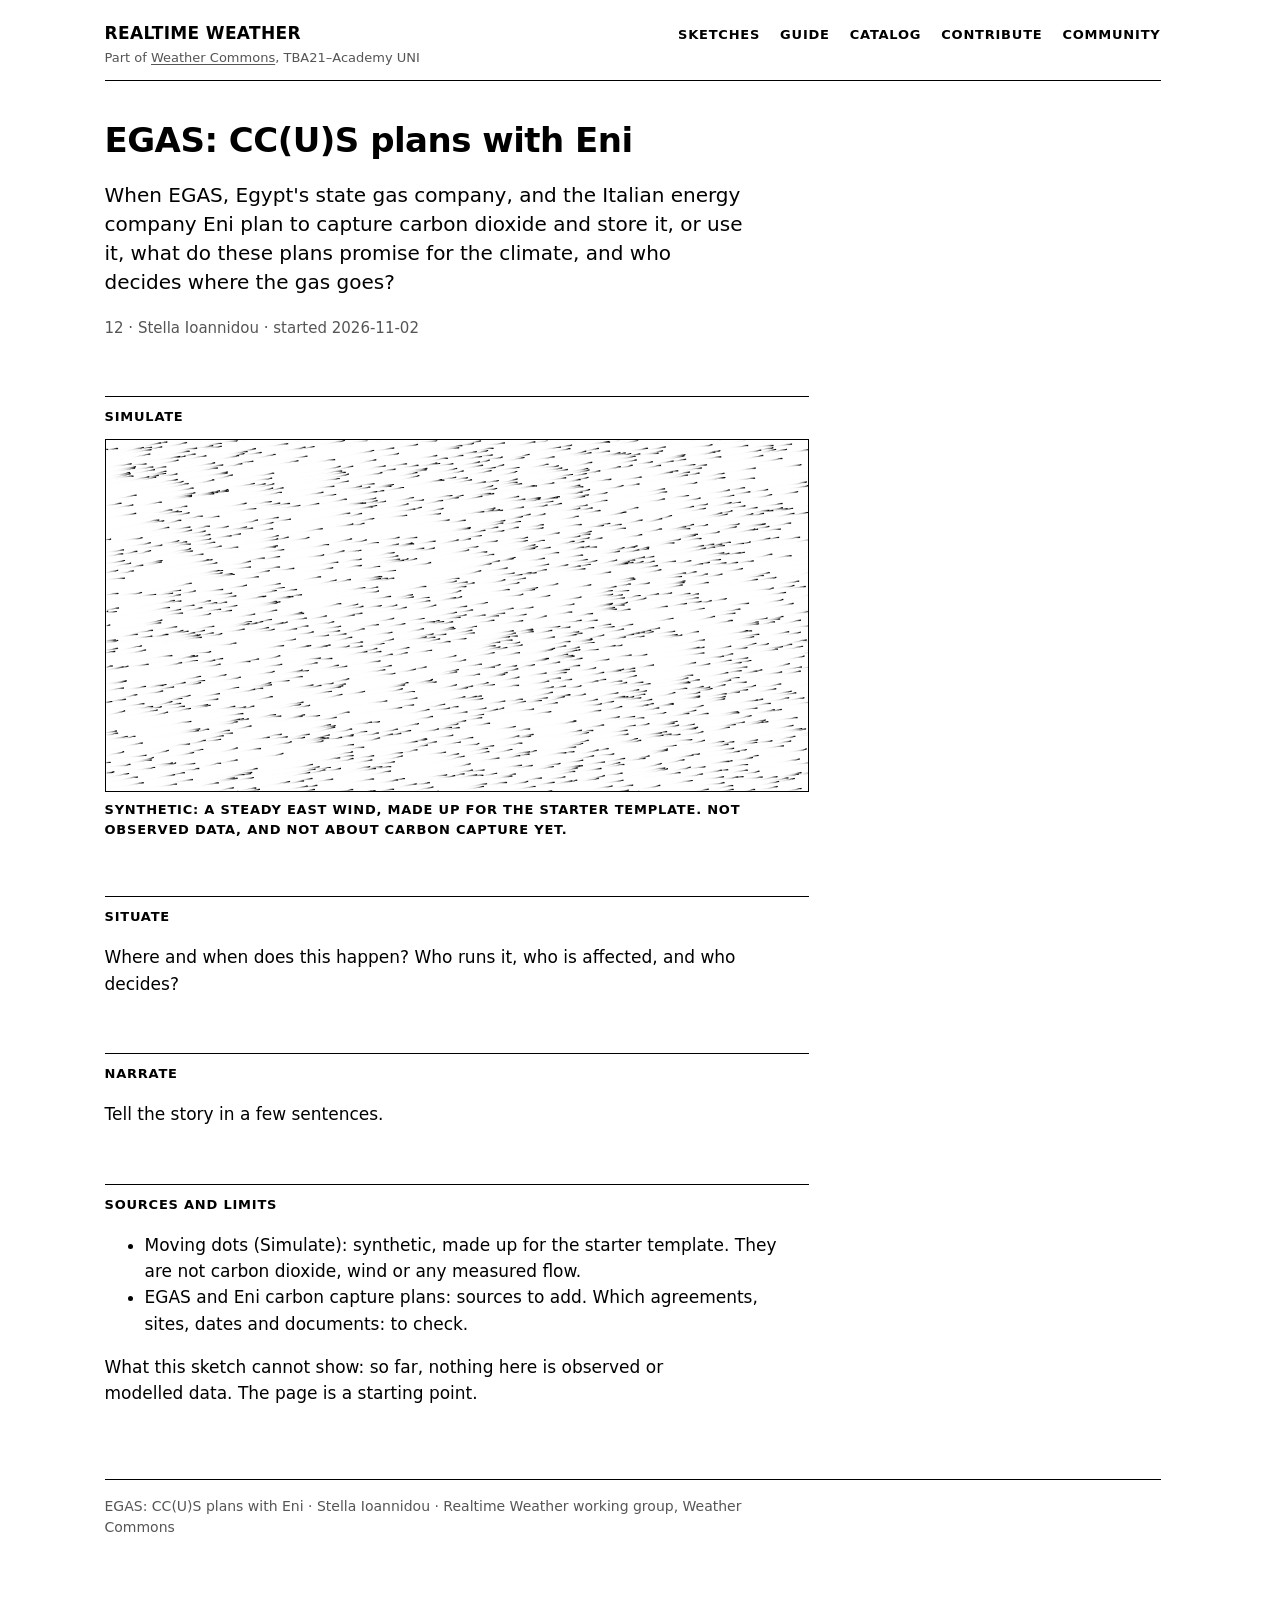
<file: sketches/12-egas-cc-u-s-plans-with-eni/index.html>
<!doctype html>
<html lang="en">
<head>
<meta charset="utf-8">
<meta name="viewport" content="width=device-width, initial-scale=1">
<title>12 · EGAS: CC(U)S plans with Eni · Realtime Weather</title>
<!-- style.css is the shared Realtime Weather look, copied into this folder. Add your own styles below it. -->
<link rel="stylesheet" href="style.css">
</head>
<body>
<main>
<header class="site-header">
  <div class="brand"><a class="wordmark" href="../">Realtime Weather</a><span class="tagline">Part of <a href="https://tba21.org/uni_weathercommons">Weather Commons</a>, TBA21–Academy UNI</span></div>
  <nav aria-label="Site">
    <a href="../">Sketches</a>
    <a href="../guide/">Guide</a>
    <a href="../catalog/">Catalog</a>
    <a href="https://github.com/RealtimeUrbanismLab/weather-commons/blob/main/CONTRIBUTING.md">Contribute</a>
    <a href="https://community.ocean-archive.org/spaces/25478985">Community</a>
  </nav>
</header>

<h1>EGAS: CC(U)S plans with Eni</h1>

<!-- 1. Event: what are you looking at, and what do you want to find out? -->
<p class="lede">When EGAS, Egypt's state gas company, and the Italian energy company Eni plan to capture carbon dioxide and store it, or use it, what do these plans promise for the climate, and who decides where the gas goes?</p>
<p class="muted small">12 · Stella Ioannidou · started 2026-11-02</p>

<!-- 2. Simulate: a first model. This placeholder shows dots drifting in one steady wind. -->
<h2>Simulate</h2>
<canvas id="view" width="1200" height="600"></canvas>
<p class="label">Synthetic: a steady east wind, made up for the starter template. Not observed data, and not about carbon capture yet.</p>

<!-- 3. Situate: where, when, who. Add a map, places, institutions, dates. -->
<h2>Situate</h2>
<p>Where and when does this happen? Who runs it, who is affected, and who decides?</p>

<!-- 4. Narrate: the story in a few sentences, and what the model cannot show. -->
<h2>Narrate</h2>
<p>Tell the story in a few sentences.</p>

<h2>Sources and limits</h2>
<ul>
  <li>Moving dots (Simulate): synthetic, made up for the starter template. They are not carbon dioxide, wind or any measured flow.</li>
  <li>EGAS and Eni carbon capture plans: sources to add. Which agreements, sites, dates and documents: to check.</li>
</ul>
<p>What this sketch cannot show: so far, nothing here is observed or modelled data. The page is a starting point.</p>

<footer class="site-footer">
  <p>EGAS: CC(U)S plans with Eni · Stella Ioannidou · Realtime Weather working group, Weather Commons</p>
</footer>
</main>
<script>
  // A tiny simulation: dots carried by a steady wind, with a little random spread.
  // Replace it with your own model. Load your own files with relative paths, e.g. fetch('data/my-file.json').
  const canvas = document.getElementById('view');
  const ctx = canvas.getContext('2d');
  const ink = getComputedStyle(document.body).color;           // black, or white in dark mode
  const paper = getComputedStyle(document.body).backgroundColor;
  const wind = { east: 1.2, north: 0.2 }; // pixels per frame (synthetic)
  const spread = 0.6;                      // random wobble per frame
  const dots = Array.from({ length: 1500 }, () => ({ x: Math.random() * canvas.width, y: Math.random() * canvas.height }));

  function step() {
    ctx.globalAlpha = 0.15;                // fade old positions into trails
    ctx.fillStyle = paper;
    ctx.fillRect(0, 0, canvas.width, canvas.height);
    ctx.globalAlpha = 1;
    ctx.fillStyle = ink;
    for (const d of dots) {
      d.x = (d.x + wind.east + (Math.random() - 0.5) * spread + canvas.width) % canvas.width;
      d.y = (d.y - wind.north + (Math.random() - 0.5) * spread + canvas.height) % canvas.height;
      ctx.fillRect(d.x, d.y, 2, 2);
    }
    requestAnimationFrame(step);
  }
  step();
</script>
</body>
</html>
</file>
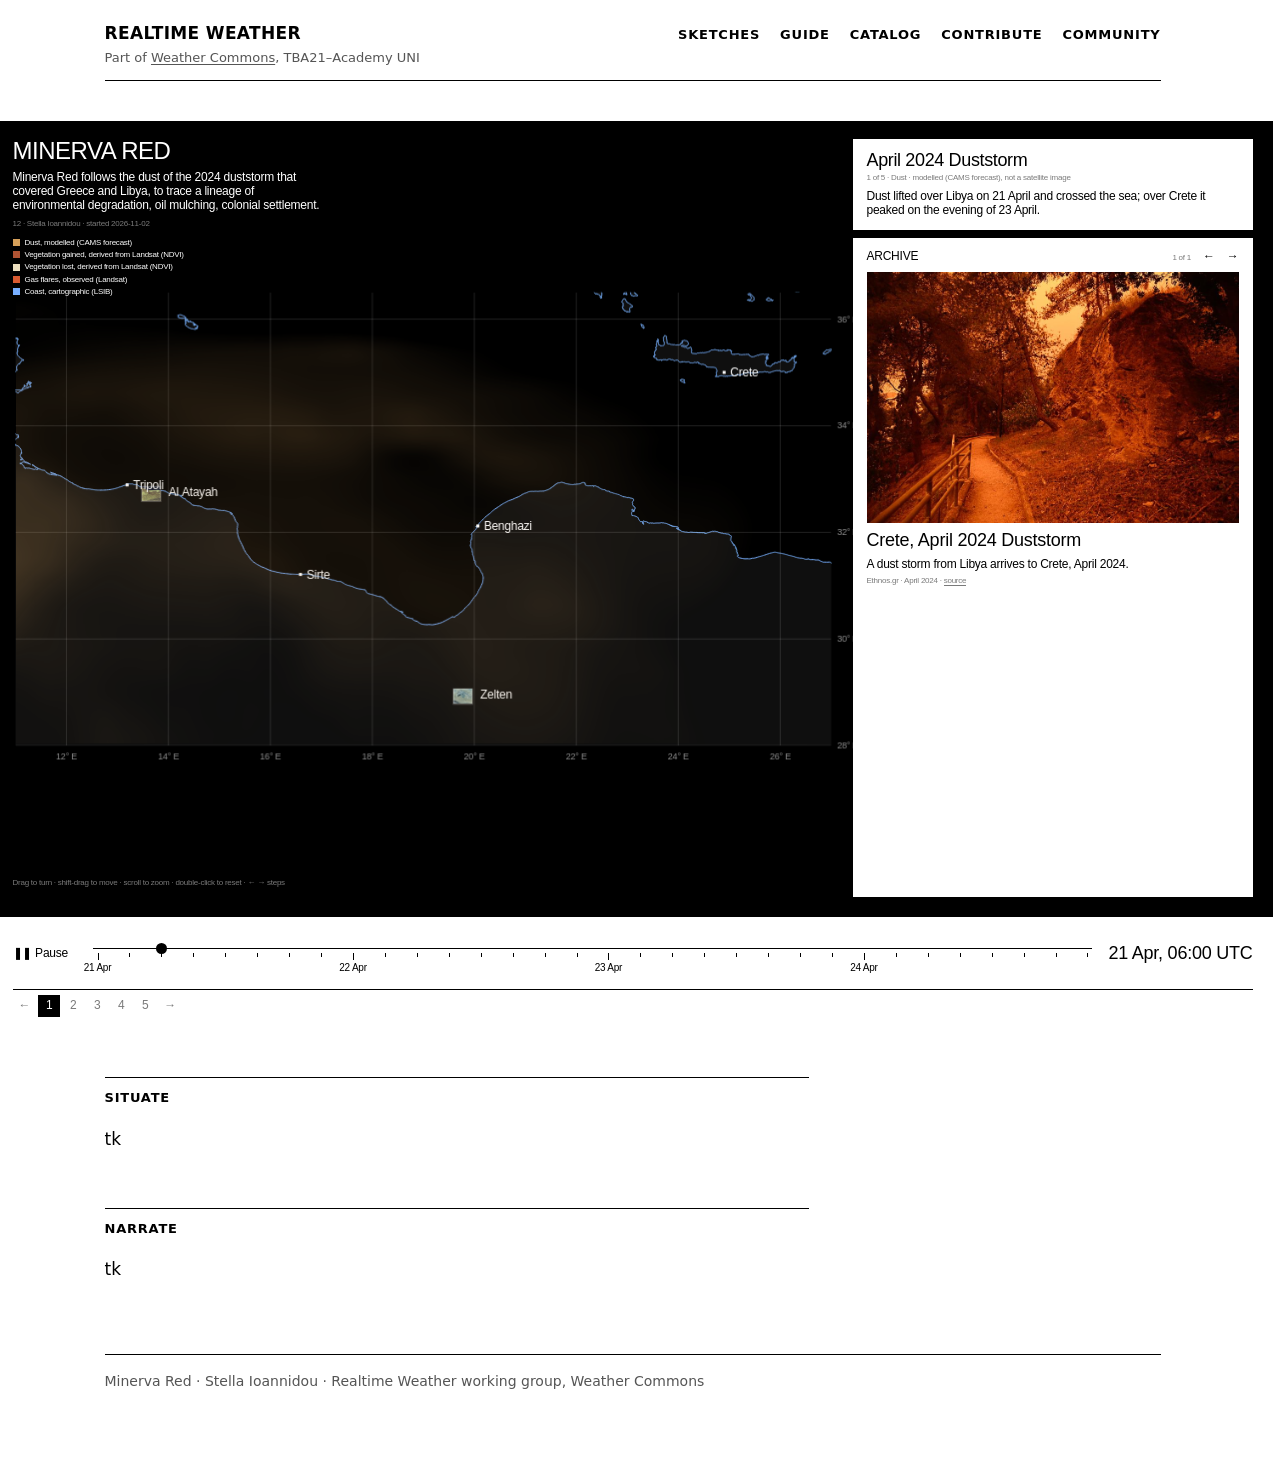
<file: sketches/12-minerva-red/index.html>
<!doctype html>
<html lang="en">
<head>
<meta charset="utf-8">
<meta name="viewport" content="width=device-width, initial-scale=1">
<title>12 · Minerva Red · Realtime Weather</title>
<!-- style.css is the shared Realtime Weather look, copied into this folder. Add your own styles below it. -->
<link rel="stylesheet" href="style.css">
<style>
/* The view takes the whole screen, on a black ground, after sketch 04: a masthead top-left, the story in a white
   box on the right, and a white bar along the bottom with the clock and the numbered steps.
   Type: Helvetica, regular weight only, −2 % tracking; hierarchy by size and position. Colour belongs to the layers. */
body { overflow-x: hidden; }
.viewer { --paper: #fff; --ink: #fff; --fg: #000; --mute: #7a7a7a; --bar: 104px;
  --sans: "Helvetica Neue", Helvetica, Arial, sans-serif;
  position: relative; width: 100vw; margin-left: calc(50% - 50vw); height: 100vh; min-height: 560px; background: #000; color: var(--ink);
  font: 400 12px/1.15 var(--sans); letter-spacing: -.02em; overflow: hidden; -webkit-font-smoothing: antialiased; user-select: none; }
.viewer button { font: inherit; color: inherit; background: none; border: 0; padding: 0; cursor: pointer; letter-spacing: inherit; }
#stage { position: absolute; inset: 0 0 var(--bar) 0; }
#stage > canvas { position: absolute; inset: 0; width: 100%; height: 100%; cursor: grab; touch-action: none; }
#mast { position: absolute; left: 20px; top: 18px; max-width: 46ch; pointer-events: none; }
#mast h1 { margin: 0 0 8px; font: 400 24px/1 var(--sans); text-transform: uppercase; letter-spacing: -.02em; }
#mast p { margin: 0; font-size: 12px; line-height: 1.15; max-width: none; }
#mast .by { margin-top: 6px; color: var(--mute); font-size: 8px; }
#key { display: flex; flex-direction: column; gap: 3px; margin-top: 10px; font-size: 8px; }
#key span { display: inline-flex; align-items: center; gap: 5px; white-space: nowrap; }
#key i { display: inline-block; width: 7px; height: 7px; }
#film { position: absolute; left: 20px; top: 18px; bottom: 20px; right: 440px; background: #000; z-index: 1; }
#film[hidden], #film [hidden] { display: none; }
#film iframe { width: 100%; height: 100%; border: 0; display: block; }
#film-note { padding: 20px; color: var(--mute); }
#hint { position: absolute; left: 20px; bottom: 30px; font-size: 8px; color: var(--mute); pointer-events: none; }
/* the column on the right: the story, then the archive */
#side { position: absolute; right: 20px; top: 18px; bottom: 20px; width: 400px; display: flex; flex-direction: column; gap: 8px; pointer-events: none; }
#side > * { pointer-events: auto; background: var(--paper); color: var(--fg); padding: 12px 14px; }
#insets { margin-top: 10px; }
#insets[hidden], #insets canvas[hidden], #itabs[hidden] { display: none; }
#itabs { display: flex; gap: 12px; margin-bottom: 5px; }
#itabs button { color: var(--mute); }
#itabs button[aria-pressed="true"] { color: var(--fg); }
#insets canvas { display: block; width: 100%; background: #000; }
#icap { font-size: 8px; color: var(--mute); margin-top: 3px; }
#media { flex: 1; min-height: 0; overflow: auto; font-size: 12px; }
#media[hidden] { display: none; }
#media-head { display: flex; gap: 12px; align-items: baseline; margin-bottom: 8px; color: var(--mute); font-size: 8px; }
#media-head span:first-child { color: var(--fg); text-transform: uppercase; margin-right: auto; font-size: 12px; }
#media-head button { font-size: 12px; color: var(--fg); }
#media img { display: block; width: 100%; height: auto; margin-bottom: 8px; }
#media p { margin: 0 0 4px; font-size: 12px; line-height: 1.15; }
#media .hl { font-size: 18px; line-height: 1.1; margin: 2px 0 8px; }
#media .cr { font-size: 8px; line-height: 1.3; color: var(--mute); }
#media a { border-bottom: 1px solid currentColor; text-decoration: none; }
#story h2 { margin: 0 0 2px; padding: 0; border: 0; font: 400 18px/1.1 var(--sans); text-transform: none; letter-spacing: -.02em; }
#story .meta { font-size: 8px; color: var(--mute); margin-bottom: 8px; }
#story p { margin: 0; font-size: 12px; line-height: 1.15; }
#clock { position: absolute; left: 0; right: 0; bottom: 0; height: var(--bar); background: var(--paper); color: var(--fg); padding: 0 20px; }
#rail { display: flex; align-items: center; gap: 16px; height: 72px; }
#rail[data-off] > :not(#date) { visibility: hidden; }
#play { flex: 0 0 auto; text-align: left; white-space: nowrap; min-width: 64px; }
#track { position: relative; flex: 1; min-width: 0; height: 44px; }
#track input { position: absolute; left: 0; right: 0; top: 10px; width: 100%; -webkit-appearance: none; appearance: none; height: 14px; background: none; margin: 0; cursor: pointer; }
#track input::-webkit-slider-runnable-track { height: 1px; background: var(--fg); }
#track input::-webkit-slider-thumb { -webkit-appearance: none; width: 11px; height: 11px; border-radius: 50%; background: var(--fg); margin-top: -5px; }
#track input::-moz-range-track { height: 1px; background: var(--fg); }
#track input::-moz-range-thumb { width: 11px; height: 11px; border: 0; border-radius: 50%; background: var(--fg); }
#ticks { position: absolute; left: 5px; right: 5px; top: 22px; height: 20px; pointer-events: none; }
#ticks i { position: absolute; top: 0; width: 1px; height: 4px; background: var(--fg); }
#ticks i.l { height: 7px; }
#ticks span { position: absolute; top: 9px; transform: translateX(-50%); font-size: 10px; white-space: nowrap; }
#date { flex: 0 0 auto; text-align: right; min-width: 15ch; }
#date b { display: block; font-weight: 400; font-size: 18px; line-height: 1.1; }
#date span { color: var(--mute); font-size: 8px; }
#steps { display: flex; gap: 2px; align-items: center; height: 32px; border-top: 1px solid var(--fg); }
#steps button { min-width: 22px; height: 22px; padding: 0 6px; text-align: center; color: var(--mute); }
#steps button[aria-current="true"] { background: var(--fg); color: var(--paper); }
#steps .nm { margin-left: 10px; color: var(--fg); }
@media (max-width: 900px) {
  #side { left: 20px; right: 20px; top: auto; bottom: 12px; width: auto; }
  #media, #insets { display: none; }
  #film { right: 20px; bottom: 140px; }
  #key, #hint, #mast p { display: none; }
}
</style>
</head>
<body>
<main>
<header class="site-header">
  <div class="brand"><a class="wordmark" href="../">Realtime Weather</a><span class="tagline">Part of <a href="https://tba21.org/uni_weathercommons">Weather Commons</a>, TBA21–Academy UNI</span></div>
  <nav aria-label="Site">
    <a href="../">Sketches</a>
    <a href="../guide/">Guide</a>
    <a href="../catalog/">Catalog</a>
    <a href="https://github.com/RealtimeUrbanismLab/weather-commons/blob/main/CONTRIBUTING.md">Contribute</a>
    <a href="https://community.ocean-archive.org/spaces/25478985">Community</a>
  </nav>
</header>

<!-- 1–2. Event and Simulate: the view. Steps and texts are at the top of app.js. -->
<section class="full viewer" aria-label="Minerva Red: map from Libya to Crete">
  <div id="stage">
    <canvas id="c"></canvas>
    <div id="mast">
      <h1>Minerva Red</h1>
      <p>Minerva Red follows the dust of the 2024 duststorm that covered Greece and Libya, to trace a lineage of environmental degradation, oil mulching, colonial settlement.</p>
      <p class="by">12 · Stella Ioannidou · started 2026-11-02</p>
      <div id="key"></div>
    </div>
    <div id="film" hidden><iframe id="vimeo" src="about:blank" title="Film" allow="autoplay; fullscreen; picture-in-picture" allowfullscreen></iframe>
      <p id="film-note" hidden>Add the film's Vimeo link in app.js (the Film step).</p></div>
    <div id="hint">Drag to turn · shift-drag to move · scroll to zoom · double-click to reset · ← → steps</div>
    <div id="side">
      <aside id="story"><h2 id="st-title"></h2><div class="meta" id="kind"></div><p id="text"></p>
        <div id="insets" hidden>
          <canvas id="ang"></canvas><canvas id="top" hidden></canvas>
          <div id="icap"></div>
        </div>
      </aside>
      <aside id="media" hidden>
        <div id="media-head"><span>Archive</span><span id="mcount"></span><button id="mprev" aria-label="Previous">←</button><button id="mnext" aria-label="Next">→</button></div>
        <div id="mbody"></div>
      </aside>
    </div>
  </div>
  <div id="clock">
    <div id="rail"><button id="play">▶ Run</button><div id="track"><input id="t" type="range" aria-label="Time"><div id="ticks"></div></div>
      <div id="date"><b id="tl"></b><span id="sub"></span></div></div>
    <nav id="steps"></nav>
  </div>
</section>

<!-- 3. Situate: where, when, who. Add a map, places, institutions, dates. -->
<h2>Situate</h2>
<p>tk</p>

<!-- 4. Narrate: the story in a few sentences, and what the model cannot show. -->
<h2>Narrate</h2>
<p>tk</p>

<footer class="site-footer">
  <p>Minerva Red · Stella Ioannidou · Realtime Weather working group, Weather Commons</p>
</footer>
</main>
<script src="app.js"></script>
</body>
</html>
</file>
<file: sketches/12-egas-cc-u-s-plans-with-eni/style.css>
/* Realtime Weather: one look for the site's pages (front page, guide, catalog) and new sketches.
   Black and white, system fonts, light and dark. new-sketch.mjs copies this file into each new
   sketch, so a sketch keeps working on its own. */

:root {
  --fg: #000; --bg: #fff; --muted: #555; --line: #000; --soft: #f2f2f2;
  --font: system-ui, -apple-system, "Segoe UI", Roboto, "Helvetica Neue", Arial, sans-serif;
  --mono: ui-monospace, SFMono-Regular, Menlo, Consolas, "Liberation Mono", monospace;
  --text: 44rem;
  --wide: 68rem;
}
@media (prefers-color-scheme: dark) {
  :root { --fg: #fff; --bg: #000; --muted: #aaa; --line: #fff; --soft: #161616; }
}
* { box-sizing: border-box; }
html { -webkit-text-size-adjust: 100%; scrollbar-gutter: stable; } /* short and long pages line up */
body { margin: 0; background: var(--bg); color: var(--fg); font: 17px/1.55 var(--font); }
/* Every page has the same frame, so the header and footer never move. Content keeps a
   reading width inside it, left-aligned; the header, footer and front-page cards span the frame. */
main { max-width: var(--wide); margin: 0 auto; padding: 0 16px 80px; }
main > * { max-width: var(--text); }
main > .site-header, main > .site-footer, main > .cards, main > .full { max-width: none; }
a { color: inherit; text-underline-offset: 2px; overflow-wrap: anywhere; }
a:hover { text-decoration-thickness: 2px; }

/* Header and footer, the same on every page */
.site-header {
  display: flex; flex-wrap: wrap; justify-content: space-between; align-items: baseline; gap: 8px 24px;
  border-bottom: 1px solid var(--line); padding: 20px 0 12px; margin-bottom: 40px;
}
.brand { display: flex; flex-direction: column; gap: 2px; }
.wordmark { font-weight: 700; text-transform: uppercase; letter-spacing: .02em; text-decoration: none; }
.tagline { font-size: 13px; color: var(--muted); }
.site-header nav { display: flex; flex-wrap: wrap; gap: 4px 20px; }
.site-header nav a, .label, h2 {
  font-size: 13px; font-weight: 600; text-transform: uppercase; letter-spacing: .06em;
}
.site-header nav a { text-decoration: none; }
.site-header nav a:hover, .site-header nav a[aria-current="page"] { text-decoration: underline; }
.site-footer { margin-top: 72px; border-top: 1px solid var(--line); padding-top: 12px; font-size: 14px; color: var(--muted); }
.site-footer p { margin: 4px 0; }

/* Type */
h1 { font-size: 34px; line-height: 1.15; font-weight: 700; letter-spacing: -.015em; margin: 0 0 12px; }
h2 { margin: 56px 0 12px; padding-top: 10px; border-top: 1px solid var(--line); }
h3 { font-size: 17px; margin: 28px 0 4px; }
p, li { max-width: 40rem; }
.lede { font-size: 20px; line-height: 1.45; }
.muted { color: var(--muted); }
.small { font-size: 15px; }
.question, .part { font-weight: 600; }
.gloss { color: var(--muted); font-size: 15px; }
.note { border: 1px solid var(--line); padding: 12px 16px; margin: 20px 0; }
.note p { margin: 4px 0; }
.toc { display: flex; flex-wrap: wrap; gap: 4px 16px; font-size: 15px; margin: 16px 0 0; padding: 0; list-style: none; }
code { font-family: var(--mono); font-size: .88em; background: var(--soft); padding: 1px 4px; overflow-wrap: anywhere; }
table { border-collapse: collapse; margin: 12px 0; font-size: 15px; }
th, td { border: 1px solid var(--line); padding: 4px 12px; text-align: left; }
dl dt { font-weight: 600; margin-top: 16px; }
dl dd { margin: 2px 0 0; }

/* A big link, such as the catalog's main source */
.primary { display: block; border: 1px solid var(--line); padding: 16px; margin: 16px 0; text-decoration: none; }
.primary:hover { background: var(--fg); color: var(--bg); }
.primary strong { display: block; font-size: 19px; }

/* Front page: sketch cards */
.cards { list-style: none; padding: 0; margin: 40px 0 0; display: grid; grid-template-columns: repeat(auto-fill, minmax(17rem, 1fr)); gap: 32px 24px; }
.cards li { max-width: none; }
.card { display: flex; flex-direction: column; gap: 4px; text-decoration: none; border-top: 1px solid var(--line); padding-top: 12px; }
.card img { width: 100%; aspect-ratio: 3 / 2; object-fit: cover; filter: grayscale(1); margin-bottom: 8px; }
.card:hover .title { text-decoration: underline; }
.card .nn { font-size: 13px; color: var(--muted); font-variant-numeric: tabular-nums; }
.card .title { font-size: 20px; font-weight: 700; line-height: 1.25; }
.card .summary { font-size: 15px; }
.cards .meta { margin: 8px 0 0; font-size: 13px; color: var(--muted); }

/* Guide: numbered steps, copyable code, tabs, form fields */
ol.steps { list-style: none; padding: 0; margin: 16px 0 0; counter-reset: step; }
ol.steps > li { counter-increment: step; position: relative; padding: 0 0 20px 44px; }
ol.steps > li::before {
  content: counter(step); position: absolute; left: 0; top: 0;
  width: 28px; height: 28px; border: 1.5px solid var(--line); border-radius: 50%;
  display: grid; place-items: center; font-size: 14px; font-weight: 600;
}
.ok { font-size: 15px; }
.ok::before { content: "You should see: "; font-weight: 600; }
.code { position: relative; margin: 8px 0; }
.code pre {
  margin: 0; padding: 12px 72px 12px 14px; background: var(--soft); border: 1px solid var(--line);
  font: 14px/1.5 var(--mono); white-space: pre-wrap; overflow-wrap: anywhere;
}
.code button, .tabs button {
  font: 14px var(--font); padding: 4px 12px; cursor: pointer; background: var(--bg); color: var(--fg); border: 1px solid var(--line);
}
.code button { position: absolute; top: 6px; right: 6px; }
.fields { display: grid; grid-template-columns: repeat(auto-fit, minmax(150px, 1fr)); gap: 10px; margin: 12px 0; }
.fields label { font-size: 13px; color: var(--muted); display: block; }
.fields input { width: 100%; font: 15px var(--font); padding: 6px 8px; margin-top: 2px; background: var(--bg); color: var(--fg); border: 1px solid var(--line); border-radius: 0; }
.tabs { display: flex; margin: 16px 0 0; }
.tabs button { padding: 6px 16px; }
.tabs button + button { border-left: 0; }
.tabs button[aria-selected="true"] { background: var(--fg); color: var(--bg); }
.tabpanel { border: 1px solid var(--line); border-top: 0; padding: 4px 16px 8px; }
.tabpanel[hidden] { display: none; }
dl.trouble .ask { display: block; margin-top: 6px; font-size: 15px; }

/* Sketch pages */
canvas { display: block; width: 100%; border: 1px solid var(--line); }
.label { margin: 8px 0 0; }

#handout { display: none; }

@media (max-width: 480px) {
  body { font-size: 16px; }
  h1 { font-size: 28px; }
  .lede { font-size: 18px; }
  .code pre { padding: 40px 12px 12px; }
  ol.steps > li { padding-left: 38px; }
}

/* Print. The guide prints as a one-page checklist (#handout); other pages print as they are. */
@media print {
  :root { --fg: #000; --bg: #fff; --muted: #333; --line: #000; --soft: #fff; }
  .site-header nav, .code button { display: none; }
  body:has(#handout) main > *:not(#handout) { display: none !important; }
  @page { size: A4; margin: 12mm 14mm; }
  body:has(#handout) { font-size: 10pt; line-height: 1.35; }
  #handout { display: block; }
  #handout h1 { font-size: 17pt; margin: 0 0 2pt; }
  #handout h2 { font-size: 11pt; margin: 9pt 0 3pt; padding-top: 4pt; border-top: 1pt solid #000; }
  #handout p { margin: 2pt 0; max-width: none; }
  #handout ul { list-style: none; padding: 0; margin: 0; }
  #handout li { padding-left: 16pt; position: relative; margin: 2.5pt 0; max-width: none; }
  #handout li::before { content: ""; position: absolute; left: 0; top: 1.5pt; width: 8pt; height: 8pt; border: 1pt solid #000; }
  #handout code { background: none; padding: 0; font-size: 9pt; }
  #handout .cols { display: grid; grid-template-columns: 1fr 1fr; gap: 0 14pt; }
  #handout .blank { display: inline-block; min-width: 110pt; border-bottom: .75pt solid #000; }
}
</file>
<file: sketches/12-minerva-red/style.css>
/* Realtime Weather: one look for the site's pages (front page, guide, catalog) and new sketches.
   Black and white, system fonts, light and dark. new-sketch.mjs copies this file into each new
   sketch, so a sketch keeps working on its own. */

:root {
  --fg: #000; --bg: #fff; --muted: #555; --line: #000; --soft: #f2f2f2;
  --font: system-ui, -apple-system, "Segoe UI", Roboto, "Helvetica Neue", Arial, sans-serif;
  --mono: ui-monospace, SFMono-Regular, Menlo, Consolas, "Liberation Mono", monospace;
  --text: 44rem;
  --wide: 68rem;
}
@media (prefers-color-scheme: dark) {
  :root { --fg: #fff; --bg: #000; --muted: #aaa; --line: #fff; --soft: #161616; }
}
* { box-sizing: border-box; }
html { -webkit-text-size-adjust: 100%; scrollbar-gutter: stable; } /* short and long pages line up */
body { margin: 0; background: var(--bg); color: var(--fg); font: 17px/1.55 var(--font); }
/* Every page has the same frame, so the header and footer never move. Content keeps a
   reading width inside it, left-aligned; the header, footer and front-page cards span the frame. */
main { max-width: var(--wide); margin: 0 auto; padding: 0 16px 80px; }
main > * { max-width: var(--text); }
main > .site-header, main > .site-footer, main > .cards, main > .full { max-width: none; }
a { color: inherit; text-underline-offset: 2px; overflow-wrap: anywhere; }
a:hover { text-decoration-thickness: 2px; }

/* Header and footer, the same on every page */
.site-header {
  display: flex; flex-wrap: wrap; justify-content: space-between; align-items: baseline; gap: 8px 24px;
  border-bottom: 1px solid var(--line); padding: 20px 0 12px; margin-bottom: 40px;
}
.brand { display: flex; flex-direction: column; gap: 2px; }
.wordmark { font-weight: 700; text-transform: uppercase; letter-spacing: .02em; text-decoration: none; }
.tagline { font-size: 13px; color: var(--muted); }
.site-header nav { display: flex; flex-wrap: wrap; gap: 4px 20px; }
.site-header nav a, .label, h2 {
  font-size: 13px; font-weight: 600; text-transform: uppercase; letter-spacing: .06em;
}
.site-header nav a { text-decoration: none; }
.site-header nav a:hover, .site-header nav a[aria-current="page"] { text-decoration: underline; }
.site-footer { margin-top: 72px; border-top: 1px solid var(--line); padding-top: 12px; font-size: 14px; color: var(--muted); }
.site-footer p { margin: 4px 0; }

/* Type */
h1 { font-size: 34px; line-height: 1.15; font-weight: 700; letter-spacing: -.015em; margin: 0 0 12px; }
h2 { margin: 56px 0 12px; padding-top: 10px; border-top: 1px solid var(--line); }
h3 { font-size: 17px; margin: 28px 0 4px; }
p, li { max-width: 40rem; }
.lede { font-size: 20px; line-height: 1.45; }
.muted { color: var(--muted); }
.small { font-size: 12px; }
.question, .part { font-weight: 600; }
.gloss { color: var(--muted); font-size: 15px; }
.note { border: 1px solid var(--line); padding: 12px 16px; margin: 20px 0; }
.note p { margin: 4px 0; }
.toc { display: flex; flex-wrap: wrap; gap: 4px 16px; font-size: 15px; margin: 16px 0 0; padding: 0; list-style: none; }
code { font-family: var(--mono); font-size: .88em; background: var(--soft); padding: 1px 4px; overflow-wrap: anywhere; }
table { border-collapse: collapse; margin: 12px 0; font-size: 15px; }
th, td { border: 1px solid var(--line); padding: 4px 12px; text-align: left; }
dl dt { font-weight: 600; margin-top: 16px; }
dl dd { margin: 2px 0 0; }

/* A big link, such as the catalog's main source */
.primary { display: block; border: 1px solid var(--line); padding: 16px; margin: 16px 0; text-decoration: none; }
.primary:hover { background: var(--fg); color: var(--bg); }
.primary strong { display: block; font-size: 19px; }

/* Front page: sketch cards */
.cards { list-style: none; padding: 0; margin: 40px 0 0; display: grid; grid-template-columns: repeat(auto-fill, minmax(17rem, 1fr)); gap: 32px 24px; }
.cards li { max-width: none; }
.card { display: flex; flex-direction: column; gap: 4px; text-decoration: none; border-top: 1px solid var(--line); padding-top: 12px; }
.card img { width: 100%; aspect-ratio: 3 / 2; object-fit: cover; filter: grayscale(1); margin-bottom: 8px; }
.card:hover .title { text-decoration: underline; }
.card .nn { font-size: 13px; color: var(--muted); font-variant-numeric: tabular-nums; }
.card .title { font-size: 20px; font-weight: 700; line-height: 1.25; }
.card .summary { font-size: 15px; }
.cards .meta { margin: 8px 0 0; font-size: 13px; color: var(--muted); }

/* Guide: numbered steps, copyable code, tabs, form fields */
ol.steps { list-style: none; padding: 0; margin: 16px 0 0; counter-reset: step; }
ol.steps > li { counter-increment: step; position: relative; padding: 0 0 20px 44px; }
ol.steps > li::before {
  content: counter(step); position: absolute; left: 0; top: 0;
  width: 28px; height: 28px; border: 1.5px solid var(--line); border-radius: 50%;
  display: grid; place-items: center; font-size: 14px; font-weight: 600;
}
.ok { font-size: 15px; }
.ok::before { content: "You should see: "; font-weight: 600; }
.code { position: relative; margin: 8px 0; }
.code pre {
  margin: 0; padding: 12px 72px 12px 14px; background: var(--soft); border: 1px solid var(--line);
  font: 14px/1.5 var(--mono); white-space: pre-wrap; overflow-wrap: anywhere;
}
.code button, .tabs button {
  font: 14px var(--font); padding: 4px 12px; cursor: pointer; background: var(--bg); color: var(--fg); border: 1px solid var(--line);
}
.code button { position: absolute; top: 6px; right: 6px; }
.fields { display: grid; grid-template-columns: repeat(auto-fit, minmax(150px, 1fr)); gap: 10px; margin: 12px 0; }
.fields label { font-size: 13px; color: var(--muted); display: block; }
.fields input { width: 100%; font: 15px var(--font); padding: 6px 8px; margin-top: 2px; background: var(--bg); color: var(--fg); border: 1px solid var(--line); border-radius: 0; }
.tabs { display: flex; margin: 16px 0 0; }
.tabs button { padding: 6px 16px; }
.tabs button + button { border-left: 0; }
.tabs button[aria-selected="true"] { background: var(--fg); color: var(--bg); }
.tabpanel { border: 1px solid var(--line); border-top: 0; padding: 4px 16px 8px; }
.tabpanel[hidden] { display: none; }
dl.trouble .ask { display: block; margin-top: 6px; font-size: 15px; }

/* Sketch pages */
canvas { display: block; width: 100%; border: 1px solid var(--line); }
.label { margin: 8px 0 0; }

#handout { display: none; }

@media (max-width: 480px) {
  body { font-size: 16px; }
  h1 { font-size: 28px; }
  .lede { font-size: 18px; }
  .code pre { padding: 40px 12px 12px; }
  ol.steps > li { padding-left: 38px; }
}

/* Print. The guide prints as a one-page checklist (#handout); other pages print as they are. */
@media print {
  :root { --fg: #000; --bg: #fff; --muted: #333; --line: #000; --soft: #fff; }
  .site-header nav, .code button { display: none; }
  body:has(#handout) main > *:not(#handout) { display: none !important; }
  @page { size: A4; margin: 12mm 14mm; }
  body:has(#handout) { font-size: 10pt; line-height: 1.35; }
  #handout { display: block; }
  #handout h1 { font-size: 17pt; margin: 0 0 2pt; }
  #handout h2 { font-size: 11pt; margin: 9pt 0 3pt; padding-top: 4pt; border-top: 1pt solid #000; }
  #handout p { margin: 2pt 0; max-width: none; }
  #handout ul { list-style: none; padding: 0; margin: 0; }
  #handout li { padding-left: 16pt; position: relative; margin: 2.5pt 0; max-width: none; }
  #handout li::before { content: ""; position: absolute; left: 0; top: 1.5pt; width: 8pt; height: 8pt; border: 1pt solid #000; }
  #handout code { background: none; padding: 0; font-size: 9pt; }
  #handout .cols { display: grid; grid-template-columns: 1fr 1fr; gap: 0 14pt; }
  #handout .blank { display: inline-block; min-width: 110pt; border-bottom: .75pt solid #000; }
}
</file>
